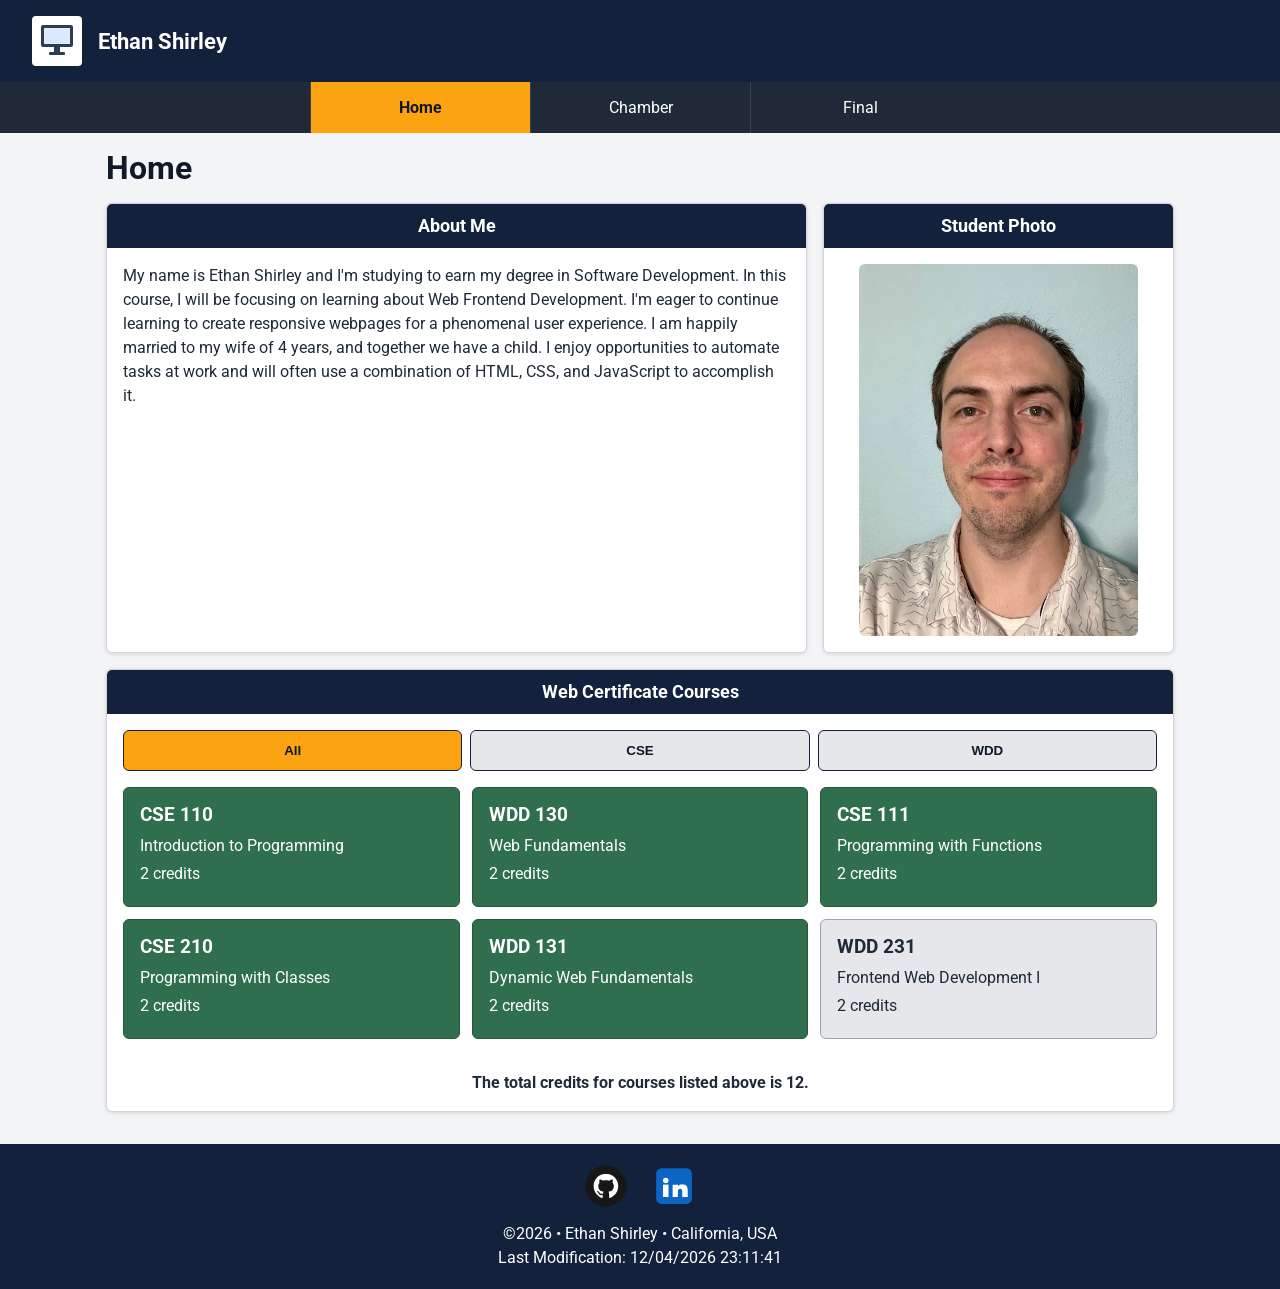
<file: index.html>
<!DOCTYPE html>
<html lang="en">
<head>
    <meta charset="UTF-8">
    <meta name="viewport" content="width=device-width, initial-scale=1.0">
    <title>WDD 231 Course Home Page | Ethan Shirley</title>
    <meta name="description" content="WDD 231 course home page. The page includes course information, student profile, navigation, and JavaScript content.">
    <meta name="author" content="Ethan Shirley">

    <link rel="preconnect" href="https://fonts.googleapis.com">
    <link rel="preconnect" href="https://fonts.gstatic.com" crossorigin>
    <link href="https://fonts.googleapis.com/css2?family=Roboto:wght@400;700&display=swap" rel="stylesheet">

    <link rel="stylesheet" href="styles/small.css">
    <link rel="stylesheet" href="styles/larger.css">

    <script src="scripts/navigation.js" defer></script>
    <script src="scripts/date.js" defer></script>
    <script src="scripts/courses.js" defer></script>
</head>
<body>
    <header>
        <img src="images/logo.svg" alt="Site logo" width="50" height="50">
        <span>Ethan Shirley</span>
        <button id="menu" aria-label="Open navigation menu" aria-expanded="false">&#9776;</button>
    </header>

    <nav>
        <ul id="nav-menu">
            <li><a class="active" href="index.html">Home</a></li>
            <li><a href="chamber/directory.html">Chamber</a></li>
            <li><a href="final/index.html">Final</a></li>
        </ul>
    </nav>

    <main>
        <h1>Home</h1>

        <div class="home-grid">
            <section class="card">
                <h2>About Me</h2>
                <p>
                    My name is Ethan Shirley and I'm studying to earn my degree in Software Development. In this course, I will be focusing on learning about Web Frontend Development. I'm eager to continue learning to create responsive webpages for a phenomenal user experience. I am happily married to my wife of 4 years, and together we have a child. I enjoy opportunities to automate tasks at work and will often use a combination of HTML, CSS, and JavaScript to accomplish it.
                </p>
            </section>

            <section class="card student-photo">
                <h2>Student Photo</h2>
                <img src="images/ethan-portrait.webp" alt="Student profile" width="300" height="300">
            </section>
        </div>

        <section class="card courses">
            <h2>Web Certificate Courses</h2>

            <div class="course-buttons">
                <button class="filter-button active" type="button" data-filter="all" aria-pressed="true">All</button>
                <button class="filter-button" type="button" data-filter="CSE" aria-pressed="false">CSE</button>
                <button class="filter-button" type="button" data-filter="WDD" aria-pressed="false">WDD</button>
            </div>

            <div id="course-cards" class="course-list"></div>

            <p class="credit-total">
                The total credits for courses listed above is <span id="total-credits">0</span>.
            </p>
        </section>
    </main>

    <footer>
        <div class="social-links">
            <a href="https://github.com/upl8-dev/wdd231" target="_blank" rel="noopener" aria-label="GitHub profile">
                <img src="images/github.svg" alt="" width="44" height="44">
            </a>
            <a href="https://www.linkedin.com/in/ethan-shirley-037697162" target="_blank" rel="noopener" aria-label="LinkedIn profile">
                <img src="images/linkedin.svg" alt="" width="44" height="44">
            </a>
        </div>

        <p>&copy;<span id="currentyear"></span> • Ethan Shirley • California, USA</p>
        <p id="lastModified"></p>
    </footer>
</body>
</html>
</file>
<file: styles/small.css>
* {
    box-sizing: border-box;
}

body {
    margin: 0;
    font-family: "Roboto", Arial, sans-serif;
    color: #1f2937;
    background-color: #f3f4f6;
}

header {
    display: flex;
    align-items: center;
    gap: 1rem;
    padding: 1rem;
    background-color: #14213d;
    color: #ffffff;
}

header span {
    font-size: 1.4rem;
    font-weight: 700;
}

header img {
    background-color: #ffffff;
    border-radius: 4px;
}

#menu {
    margin-left: auto;
    font-size: 1.8rem;
    color: #ffffff;
    background: none;
    border: 1px solid #ffffff;
    border-radius: 4px;
    padding: 0.25rem 0.6rem;
    cursor: pointer;
}

nav {
    background-color: #1f2937;
}

#nav-menu {
    display: none;
    list-style: none;
    margin: 0;
    padding: 0;
}

#nav-menu.open {
    display: block;
}

#nav-menu a {
    display: block;
    padding: 1rem;
    color: #ffffff;
    text-decoration: none;
    border-top: 1px solid #374151;
}

#nav-menu a:hover {
    background-color: #374151;
}

#nav-menu a.active {
    background-color: #fca311;
    color: #111827;
    font-weight: 700;
}

main {
    max-width: 1100px;
    margin: 0 auto;
    padding: 1rem;
}

h1 {
    margin: 0 0 1rem;
    color: #111827;
}

.card {
    margin-bottom: 1rem;
    background-color: #ffffff;
    border: 1px solid #d1d5db;
    border-radius: 6px;
    overflow: hidden;
    box-shadow: 0 1px 4px rgb(0 0 0 / 0.12);
}

.card h2 {
    margin: 0;
    padding: 0.75rem;
    text-align: center;
    font-size: 1.1rem;
    color: #ffffff;
    background-color: #14213d;
}

.card p {
    padding: 1rem;
    margin: 0;
    line-height: 1.5;
}

.student-photo {
    text-align: center;
}

.student-photo img {
    display: block;
    width: min(80%, 300px);
    height: auto;
    margin: 1rem auto;
    border-radius: 6px;
}

.course-buttons {
    display: grid;
    grid-template-columns: 1fr;
    gap: 0.5rem;
    padding: 1rem;
}

.filter-button {
    padding: 0.75rem;
    border: 1px solid #14213d;
    border-radius: 6px;
    background-color: #e5e7eb;
    color: #111827;
    font-weight: 700;
    cursor: pointer;
}

.filter-button:hover {
    background-color: #d1d5db;
}

.filter-button.active {
    background-color: #fca311;
    color: #111827;
}

.course-list {
    display: grid;
    gap: 0.75rem;
    padding: 0 1rem 1rem;
}

.course-card {
    padding: 1rem;
    border: 1px solid #9ca3af;
    border-radius: 6px;
    background-color: #e5e7eb;
}

.course-card.completed {
    background-color: #2f6f4e;
    color: #ffffff;
    border-color: #24573d;
}

.course-card h3 {
    margin: 0 0 0.5rem;
}

.course-card p {
    padding: 0;
    margin: 0.25rem 0;
}

.credit-total {
    text-align: center;
    font-weight: 700;
}

footer {
    padding: 1rem;
    text-align: center;
    color: #ffffff;
    background-color: #14213d;
}

.social-links {
    display: flex;
    justify-content: center;
    gap: 1rem;
    margin-bottom: 0.75rem;
}

.social-links a {
    display: inline-flex;
    padding: 0.25rem;
    border-radius: 6px;
}

.social-links a:hover {
    background-color: #374151;
}

footer p {
    margin: 0.35rem 0;
}
</file>
<file: styles/larger.css>
@media screen and (min-width: 700px) {
    header {
        padding: 1rem 2rem;
    }

    #menu {
        display: none;
    }

    #nav-menu {
        display: flex;
        justify-content: center;
    }

    #nav-menu li {
        flex: 1 1 auto;
        max-width: 220px;
    }

    #nav-menu a {
        text-align: center;
        border-top: none;
        border-left: 1px solid #374151;
    }

    .home-grid {
        display: grid;
        grid-template-columns: 2fr 1fr;
        gap: 1rem;
    }

    .course-buttons {
        grid-template-columns: repeat(3, 1fr);
    }

    .course-list {
        grid-template-columns: repeat(3, 1fr);
    }
}
</file>
